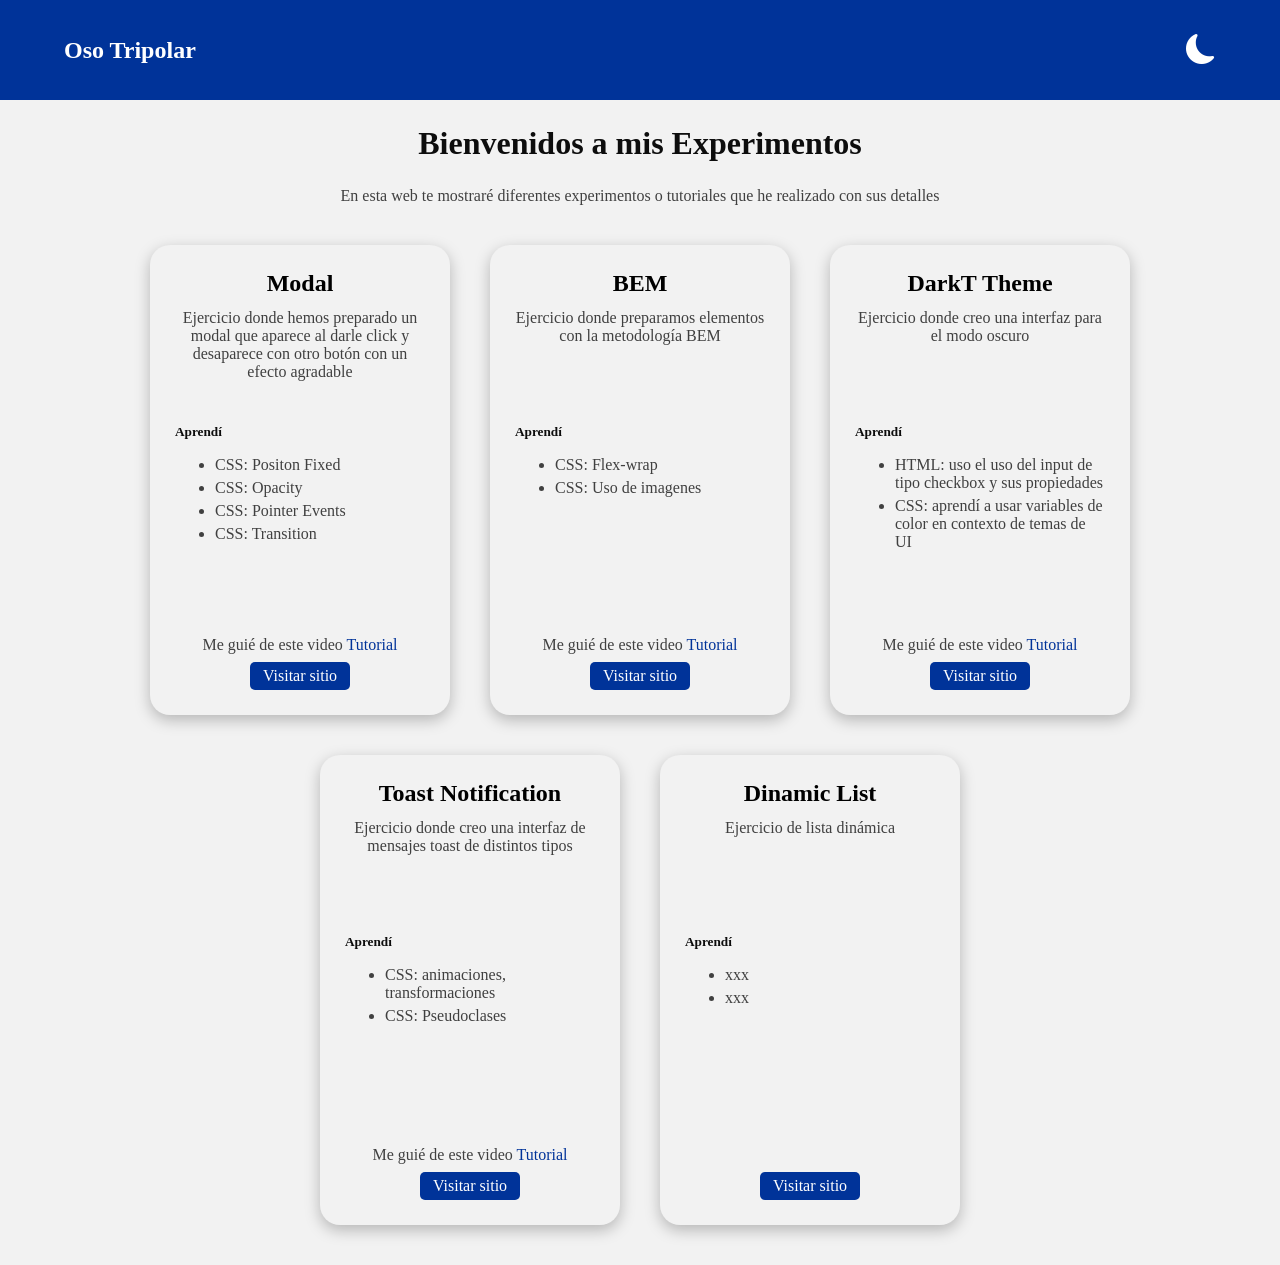
<file: index.html>
<!doctype html>
<html lang="es">

<head>
  <meta charset="UTF-8" />
  <meta name="viewport" content="width=device-width, initial-scale=1.0" />
  <title>Experiments</title>
  <!-- iconos -->
  <link rel="stylesheet" href="https://cdn.jsdelivr.net/npm/bootstrap-icons@1.13.1/font/bootstrap-icons.min.css" />
  <!-- css -->
  <link rel="stylesheet" href="styles.css" />
  <!-- js : theme -->
  <script>
    if (localStorage.getItem("theme") === "dark") {
      document.documentElement.classList.add("dark");
    }
  </script>
</head>

<body>
  <nav>
    <div class="container container-nav">
      <a href="/">
        <h1>Oso Tripolar</h1>
      </a>

      <label for="inputTheme">
        <i class="bi bi-moon-fill" id="iconTheme"></i>
      </label>
      <input type="checkbox" id="inputTheme" aria-label="Cambiar tema" />
    </div>
  </nav>

  <main>
    <div class="container container-main">
      <div class="title">
        <h1>Bienvenidos a mis Experimentos</h1>
        <p>
          En esta web te mostraré diferentes experimentos o tutoriales que he
          realizado con sus detalles
        </p>
      </div>

      <div class="cards-container">

        <div class="card">
          <div class="card__head">
            <h4 class="card__title">Modal</h4>
            <p class="card__text">
              Ejercicio donde hemos preparado un modal que aparece al darle
              click y desaparece con otro botón con un efecto agradable
            </p>
          </div>
          <div class="card__body">
            <h5>Aprendí</h5>
            <ul>
              <li>CSS: Positon Fixed</li>
              <li>CSS: Opacity</li>
              <li>CSS: Pointer Events</li>
              <li>CSS: Transition</li>
            </ul>
          </div>
          <div class="card__footer">
            <span>
              Me guié de este video
              <a href="https://youtu.be/XH5OW46yO8I?si=u4vno7pjXmUERJpn" target="_blank">Tutorial</a></span>
            <a class="card__link" href="modal/">Visitar sitio</a>
          </div>
        </div>

        <div class="card">
          <div class="card__head">
            <h4 class="card__title">BEM</h4>
            <p class="card__text">
              Ejercicio donde preparamos elementos con la metodología BEM
            </p>
          </div>
          <div class="card__body">
            <h5>Aprendí</h5>
            <ul>
              <li>CSS: Flex-wrap</li>
              <li>CSS: Uso de imagenes</li>
            </ul>
          </div>
          <div class="card__footer">
            <span>
              Me guié de este video
              <a href="https://youtu.be/6LUz0MnNCiA?si=r8hvyUDw53aleP_F" target="_blank">Tutorial</a></span>
            <a class="card__link" href="bem/">Visitar sitio</a>
          </div>
        </div>

        <div class="card">
          <div class="card__head">
            <h4 class="card__title">DarkT Theme</h4>
            <p class="card__text">
              Ejercicio donde creo una interfaz para el modo oscuro
            </p>
          </div>
          <div class="card__body">
            <h5>Aprendí</h5>
            <ul>
              <li>
                HTML: uso el uso del input de tipo checkbox y sus propiedades
              </li>
              <li>
                CSS: aprendí a usar variables de color en contexto de temas de
                UI
              </li>
            </ul>
          </div>
          <div class="card__footer">
            <span>
              Me guié de este video
              <a href="https://www.youtube.com/watch?v=OCO2FTVapSo" target="_blank">Tutorial</a></span>
            <a class="card__link" href="darkTheme/">Visitar sitio</a>
          </div>
        </div>

        <div class="card">
          <div class="card__head">
            <h4 class="card__title">Toast Notification</h4>
            <p class="card__text">
              Ejercicio donde creo una interfaz de mensajes toast de distintos tipos
            </p>
          </div>
          <div class="card__body">
            <h5>Aprendí</h5>
            <ul>
              <li>
                CSS: animaciones, transformaciones
              </li>
              <li>
                CSS: Pseudoclases
              </li>
            </ul>
          </div>
          <div class="card__footer">
            <span>
              Me guié de este video
              <a href="https://www.youtube.com/watch?v=BaakzvsR4UU" target="_blank">Tutorial</a></span>
            <a class="card__link" href="toast/">Visitar sitio</a>
          </div>
        </div>

        <div class="card">
          <div class="card__head">
            <h4 class="card__title">Dinamic List</h4>
            <p class="card__text">Ejercicio de lista dinámica</p>
          </div>
          <div class="card__body">
            <h5>Aprendí</h5>
            <ul>
              <li>xxx</li>
              <li>xxx</li>
            </ul>
          </div>
          <div class="card__footer">
            <a class="card__link" href="dinamic-list/">Visitar sitio</a>
          </div>
        </div>
      </div>



    </div>

  </main>

  <script src="app.js"></script>
</body>

</html>
</file>
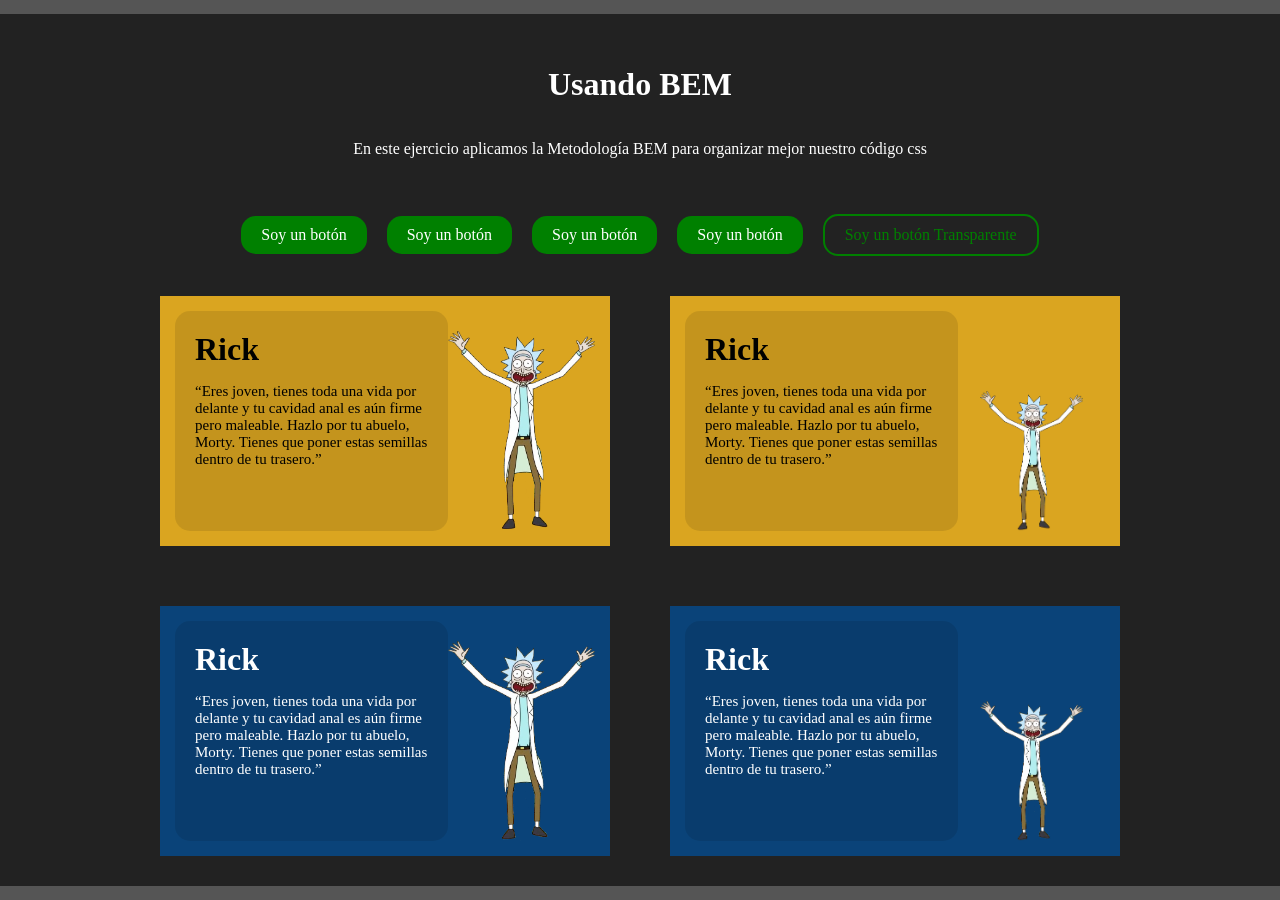
<file: bem/index.html>
<!DOCTYPE html>
<html lang="es">
<head>
    <meta charset="UTF-8">
    <meta name="viewport" content="width=device-width, initial-scale=1.0">
    <title>Experiments: Metodologia BEM</title>
    <link rel="stylesheet" href="styles.css">
</head>
<body>

    <main>

        <h1>Usando BEM</h1>

        <p>En este ejercicio aplicamos la Metodología BEM para organizar mejor nuestro código css</p>
        
        <div class="container container-buttons">
            
            <a class="button" href="#">
                Soy un botón
            </a>
            <a class="button" href="#">
                Soy un botón
            </a>
            <a class="button" href="#">
                Soy un botón
            </a>
            <a class="button" href="#">
                Soy un botón
            </a>
            <a class="button button--transparent" href="#">
                Soy un botón Transparente
            </a>
            
        </div>
        
        <div class="container container-cards">
            
            <div class="card">
                <div class="card__content">
                    <h1 class="card__title">Rick</h1>
                    <p class="card__text">“Eres joven, tienes toda una vida por delante y tu cavidad anal es aún firme pero maleable. Hazlo por tu abuelo, Morty. Tienes que poner estas semillas dentro de tu trasero.”</p>
                </div>
                <div class="card__image-container">
                    <img class="card__image" src="rick.png" alt="Rick">
                </div>
            </div>
            
            <div class="card">
                <div class="card__content">
                    <h1 class="card__title">Rick</h1>
                    <p class="card__text">“Eres joven, tienes toda una vida por delante y tu cavidad anal es aún firme pero maleable. Hazlo por tu abuelo, Morty. Tienes que poner estas semillas dentro de tu trasero.”</p>
                </div>
                <div class="card__image-container">
                    <img class="card__image card__image--small" src="rick.png" alt="Rick">
                </div>
            </div>
            
            <div class="card card--blue">
                <div class="card__content">
                    <h1 class="card__title">Rick</h1>
                    <p class="card__text">“Eres joven, tienes toda una vida por delante y tu cavidad anal es aún firme pero maleable. Hazlo por tu abuelo, Morty. Tienes que poner estas semillas dentro de tu trasero.”</p>
                </div>
                <div class="card__image-container">
                    <img class="card__image" src="rick.png" alt="Rick">
                </div>
            </div>
            
            <div class="card card--blue">
                <div class="card__content">
                    <h1 class="card__title">Rick</h1>
                    <p class="card__text">“Eres joven, tienes toda una vida por delante y tu cavidad anal es aún firme pero maleable. Hazlo por tu abuelo, Morty. Tienes que poner estas semillas dentro de tu trasero.”</p>
                </div>
                <div class="card__image-container">
                    <img class="card__image card__image--small" src="rick.png" alt="Rick">
                </div>
            </div>
            
        </div>

    </main>
        
    </body>
    </html>
</file>
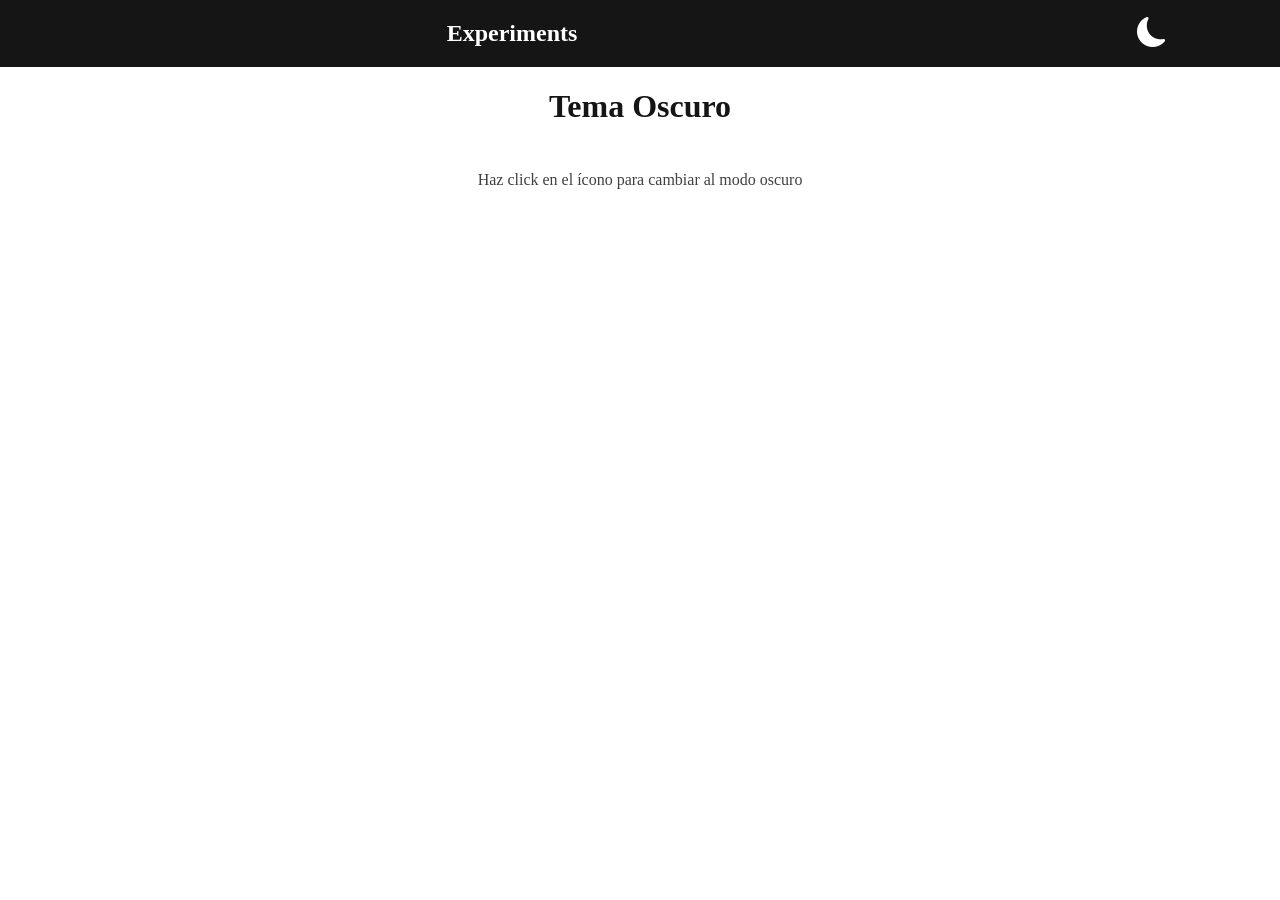
<file: darkTheme/index.html>
<!DOCTYPE html>
<html lang="es">
<head>
    <meta charset="UTF-8">
    <meta name="viewport" content="width=device-width, initial-scale=1.0">
    <title>Experiments: Dark Theme</title>
    <!-- iconos -->
    <link rel="stylesheet" href="https://cdn.jsdelivr.net/npm/bootstrap-icons@1.13.1/font/bootstrap-icons.min.css">
    <!-- css -->
    <link rel="stylesheet" href="styles.css">
    <!-- js : theme -->
    <script>
        if (localStorage.getItem("theme") === "dark") {
            document.documentElement.classList.add("dark");
        }
    </script>
</head>
<body>

        <nav>

            <div class="nav-logo">
                <h1 class="logo">Experiments</h1>
            </div>
            
            
            <div class="theme-container">
                
                <!-- Toogle Checkbox Theme-->
                <label class="label-toogle" for="themeModeInput">
                    <i class="bi bi-moon-fill" id="iconTheme"></i>
                </label>
                <input type="checkbox" id="themeModeInput">
                
            </div>
            
        </nav>
            
    <main>

        <div class="container container-main">

            <h1>Tema Oscuro</h1>
    
            <div class="message">
    
                <p>Haz click en el ícono para cambiar al modo oscuro</p>
                
            </div>

        </div>

    </main>



    
    <script src="app.js"></script>

</body>
</html>
</file>
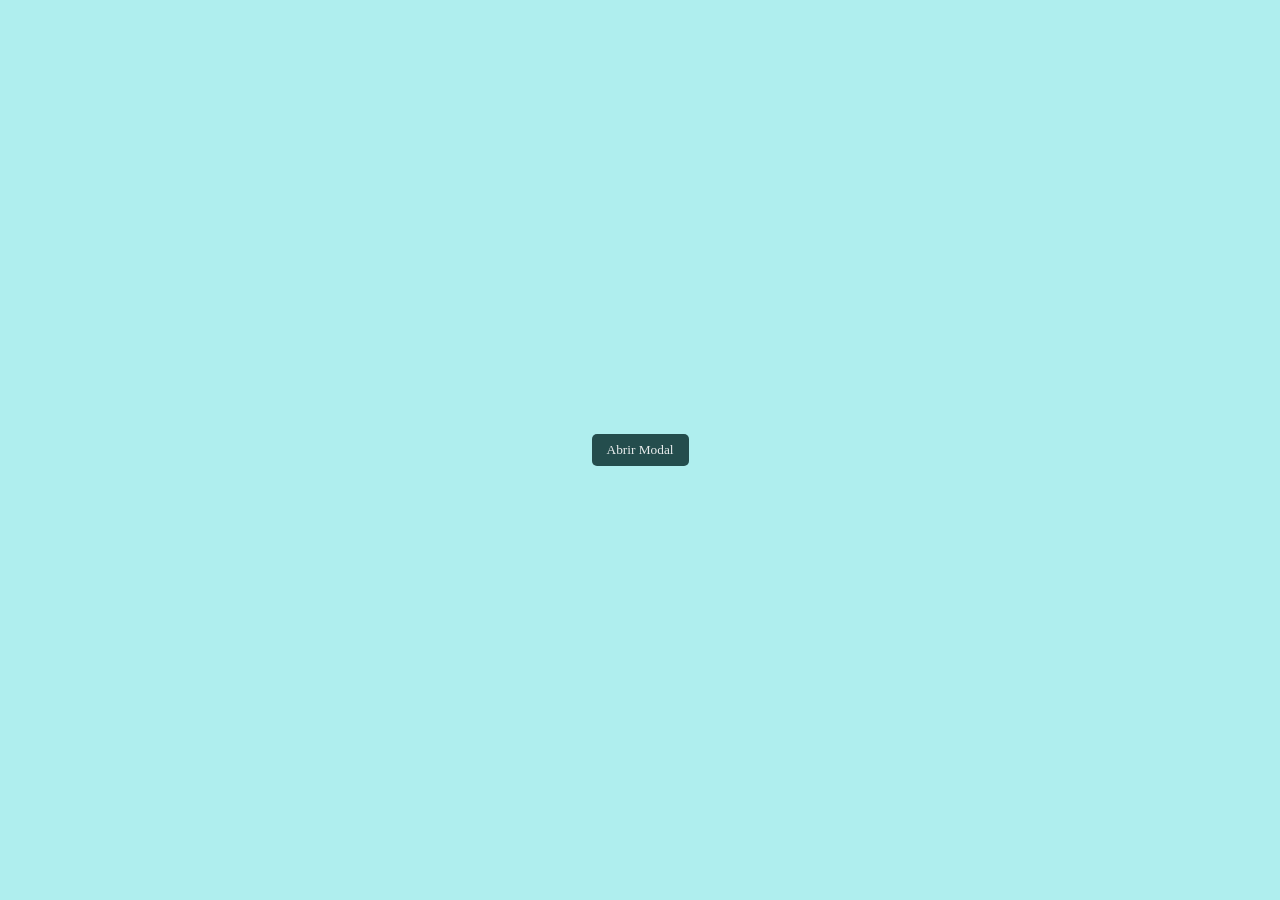
<file: modal/index.html>
<!DOCTYPE html>
<html lang="en">
<head>
    <meta charset="UTF-8">
    <meta name="viewport" content="width=device-width, initial-scale=1.0">
    <link rel="stylesheet" href="styles.css">
    <title>Experiment: Modal</title>
</head>
<body>

    <main>

        <button id="openModal">Abrir Modal</button>
        
        <div class="modal-container">
            <div class="modal">
                <h1>Este es un Modal</h1>
                <p>Lorem ipsum dolor sit amet consectetur adipisicing elit.Facere quasi nobis qui quis. Eos, consequuntur laboriosam iusto placeat quidem sequi consectetur dolor maiores nulla, inventore, aspernatur iste quas quia nam.</p>
                <button id="closeModal">Cerrar Modal</button>
            </div>
        </div>
        
    </main>

    <script src="app.js"></script>
</body>
</html>
</file>
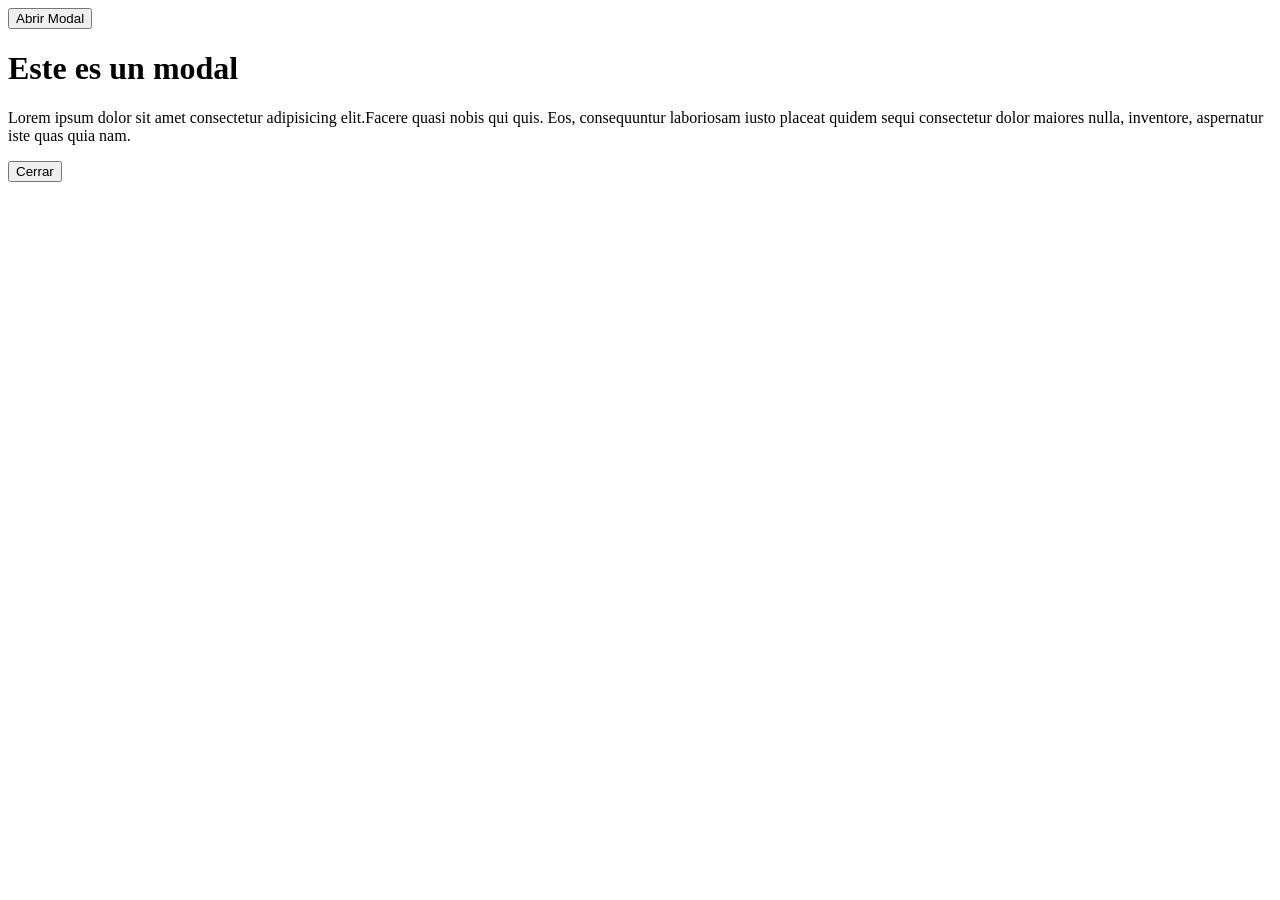
<file: modals/index.html>
<!DOCTYPE html>
<html lang="en">
<head>
    <meta charset="UTF-8">
    <meta name="viewport" content="width=device-width, initial-scale=1.0">
    <title>Document</title>
</head>
<body>

    <main>

        <button id="openModal">Abrir Modal</button>
        
        <div class="container-modal">
            <div class="modal">
                <h1>Este es un modal</h1>
                <p>Lorem ipsum dolor sit amet consectetur adipisicing elit.Facere quasi nobis qui quis. Eos, consequuntur laboriosam iusto placeat quidem sequi consectetur dolor maiores nulla, inventore, aspernatur iste quas quia nam.</p>
                <button id="closeModal">Cerrar</button>
            </div>
        </div>
        
    </main>
</body>
</html>
</file>
<file: styles.css>
/* ============= VARIABLES Y DARK THEME ============= */

:root {
  /* colores primarios y variantes */
  --color-primary-h: 220;
  --color-primary-s: 100%;
  --color-primary-l: 30%;

  --color-primary: hsl(
    var(--color-primary-h),
    var(--color-primary-s),
    var(--color-primary-l)
  );

  --color-primary-light: hsl(
    var(--color-primary-h),
    var(--color-primary-s),
    50%
  );

  --color-primary-dark: hsl(
    var(--color-primary-h),
    var(--color-primary-s),
    20%
  );

  /* grayscale */
  --black: hsl(0, 0%, 0%);
  --gray-05: hsl(0, 0%, 5%);
  --gray-10: hsl(0, 0%, 10%);
  --gray-20: hsl(0, 0%, 20%);
  --gray-25: hsl(0, 0%, 25%);
  --gray-30: hsl(0, 0%, 30%);
  --gray-40: hsl(0, 0%, 40%);
  --gray-50: hsl(0, 0%, 50%);
  --gray-60: hsl(0, 0%, 60%);
  --gray-70: hsl(0, 0%, 70%);
  --gray-75: hsl(0, 0%, 75%);
  --gray-80: hsl(0, 0%, 80%);
  --gray-85: hsl(0, 0%, 85%);
  --gray-90: hsl(0, 0%, 90%);
  --gray-95: hsl(0, 0%, 95%);
  --white: hsl(0, 0%, 100%);
}

html {
  --bg-dark: var(--white);
  --bg: var(--gray-95);
  --bg-light: var(--gray-10);

  --text: var(--gray-05);
  --text-muted: var(--gray-25);

  --color-card-bg: var(--gray-95);
  --color-card-title: var(--black);
  --color-link: var(--color-primary);
}

html.dark {
  --bg-dark: var(--black);
  --bg: var(--gray-05);
  --bg-light: var(--gray-90);

  --text: var(--gray-95);
  --text-muted: var(--gray-75);
  --color-link: var(--color-primary-light);

  --color-card-bg: var(--gray-10);
  --color-card-title: var(--white);
}

/* ============= ESTILOS GENERALES ============= */

body {
  min-height: 100dvh;
  width: 100%;
  margin: 0;

  display: flex;
  flex-direction: column;
  align-items: center;

  font-family: "Segoe UI";

  color: var(--text);
  background-color: var(--bg);
  transition: all 0.5s;
}

h1,
h2,
h3,
h4,
h5,
h6 {
  color: var(--text);
  margin: 0;
}

a {
  text-decoration: none;
  color: var(--color-link);
  cursor: pointer;
}

button {
  color: var(--white);
}

p,
span {
  color: var(--text-muted);
}

.container {
  width: 1400px;
  height: 100%;
  max-width: 90%;
  margin: auto;
}

/* ============= BLOQUES ============= */

/* NAV */

nav {
  height: 100px;
  width: 100%;
  background-color: var(--color-primary);
  color: var(--white);
}

.container-nav {
  display: flex;
  justify-content: space-between;
  align-items: center;
}

nav h1 {
  color: var(--white);
}

nav input {
  display: none;
}

nav i {
  font-size: 30px;
  cursor: pointer;
}

/* MAIN */

main {
  width: 100%;
  flex: 1;
  text-align: center;
  margin-bottom: 40px;
}

main h1 {
  margin: 25px;
}

main li {
  color: var(--text-muted);
  margin-bottom: 5px;
}

/* ============= COMPONENTES ============= */

/* ===== CARDS ===== */

.cards-container {
  width: 100%;

  display: flex;
  flex-wrap: wrap;
  gap: 40px;
  justify-content: center;
  margin-top: 40px;
  text-align: center;
}

.card {
  width: 250px;
  height: 420px;
  padding: 25px;

  display: flex;
  flex-direction: column;

  border-radius: 20px;
  background-color: var(--color-card-bg);
  box-shadow: 0 5px 15px rgba(0, 0, 0, 0.25);
  transition: transform 0.3s;
}

.card:hover {
  transform: translateY(-3px);
}

.card__title {
  margin: 0 0 12px 0;
  font-size: 24px;
  color: var(--color-card-title);
}

.card__text {
  margin: 0 0 15px 0;
  height: 100px;
}

.card__body {
  text-align: start;
}

.card__footer {
  margin-top: auto;
  display: flex;
  flex-direction: column;
  align-items: center;
}

.card__link {
  display: flex;
  align-items: center;
  justify-content: center;

  border-radius: 5px;

  background-color: var(--color-primary);
  color: var(--white);

  height: 28px;
  width: 100px;
  margin-top: 8px;
}
</file>
<file: bem/styles.css>
*{
    box-sizing: border-box;
}

body{
    background-color: #555;
    min-height: 100dvh;
    width: 100dvw;
    margin: 0;
    display: flex;
    flex-direction: column;
    gap: 85px;
    align-items: center;
    justify-content: center;
    font-family: Verdana;
    color: white;
}

main{
    max-width: 1400px;
    margin: auto;
    display: flex;
    flex-direction: column;
    background-color: #222;
    padding: 30px;
    text-align: center;
}

.container{
    display: flex;
    align-items: center;
    justify-content: center;
}

/* BUTTONS */

.container-buttons{
    margin: 40px 0;
    gap: 20px;
    display: flex;
    flex-wrap: wrap;
}

.button{
    padding: 10px 20px;
    border-radius: 15px;
    color: white;
    background-color: green;
    text-decoration: none;
    cursor: pointer;
}

.button--transparent{
    background-color: transparent;
    border: 2px solid green;
    color: green;
}

/* CARDS */

.container-cards{
    gap: 60px;
    flex-wrap: wrap;
}

.card{
    height: 250px;
    width: 450px;
    padding: 15px;
    background-color: goldenrod;
    display: flex;
    text-align: start;
    color: black;
}

.card__content{
    flex: 0 0 65%;
    background-color: rgba(0, 0, 0, 0.1);
    border-radius: 15px;
    padding: 20px;
}

.card__title{
    margin: 0;
}

.card__text{
    font-size: 15px;
}

.card__image-container{
    flex: 1;
    display: flex;
    justify-content: center;
    align-items:end;
    
}

.card__image{
    width:  100%;
    height: auto;
}

/* modifiers */
.card--blue{
    background-color: #0a4379;
    color: white;
}

.card__image--small{
    width:  70%;
}
</file>
<file: darkTheme/styles.css>
:root {
    --color-title: rgb(21, 21, 21);
    --color-text: rgb(64, 64, 64);
    --color-bg: white;
    
    --color-nav-bg: #151515;
    --color-nav-text: white;
}

*{
    box-sizing: border-box;
    font-family: Verdana;
}

body{
    margin: 0;
    color: var(--color-text);
    background-color: var(--color-bg);
    color: var(--color-text);
    transition: all 0.5s;
}

.dark{
    --color-title: rgb(223, 223, 227);
    --color-text: rgb(223, 223, 227);
    --color-bg: rgba(31, 31, 34);
    
    --color-nav-bg:rgba(27, 27, 29);
}

h1,h2,h3,h4,h5,h6{
    color: var(--color-title);
}


/*  */


input{
    display: none;
}


.label-toogle{
    font-size: 30px;
    cursor: pointer;
}

nav{
    display: flex;
    background-color: var(--color-nav-bg);
    color: var(--color-nav-text);
}

.nav-logo{
    flex: 1;
    text-align: center;
}


.theme-container{
    flex: 0 0 20%;
    display: flex;
    align-items: center;
    justify-content: center;
}


.container{
    max-width: 90%;
    width: 1420px;
    margin: auto;
}

.logo{
    color: var(--color-nav-text)
}

/*  */

main{
    text-align: center;
}


.message{
    padding: 8px;
    border-radius: 15px;
}
</file>
<file: modal/styles.css>
*{
    box-sizing: border-box;
}

body{
    margin: 0;
    font-family: 'Segoe UI';
    background-color: paleturquoise;
    min-height: 100dvh;
    display: flex;
    flex-direction: column;
}

main{
    flex: 1;
    display: flex;
    align-items: center;
    justify-content: center;

}

button{
    font-family: 'Segoe UI';
    border: none;
    padding: 8px 15px;
    cursor: pointer;
    background-color: rgb(36, 77, 77);
    color: rgb(255, 255, 255, 0.9);
    border-radius: 5px;
}


button:active{
    color: #ddd;
}

/* MODAL */

.modal-container{
    position: fixed;
    background-color: rgba(0, 0, 0, 0.2);
    width: 100%;
    height: 100%;
    display: flex;
    align-items: center;
    justify-content: center;

    opacity: 0;
    pointer-events: none;

    transition: opacity 0.3s ease;
}

.modal-container.show{
    pointer-events: auto;
    opacity: 1;
}

.modal{
    max-width: 90%;
    width: 500px;
    height: 350px;
    background-color: white;
    text-align: center;
    padding: 30px;
    border-radius: 20px;
    box-shadow: 0 0 10px rgba(0,0,0,0.5);

}


.modal p{
    margin-bottom: 35px
}
</file>
